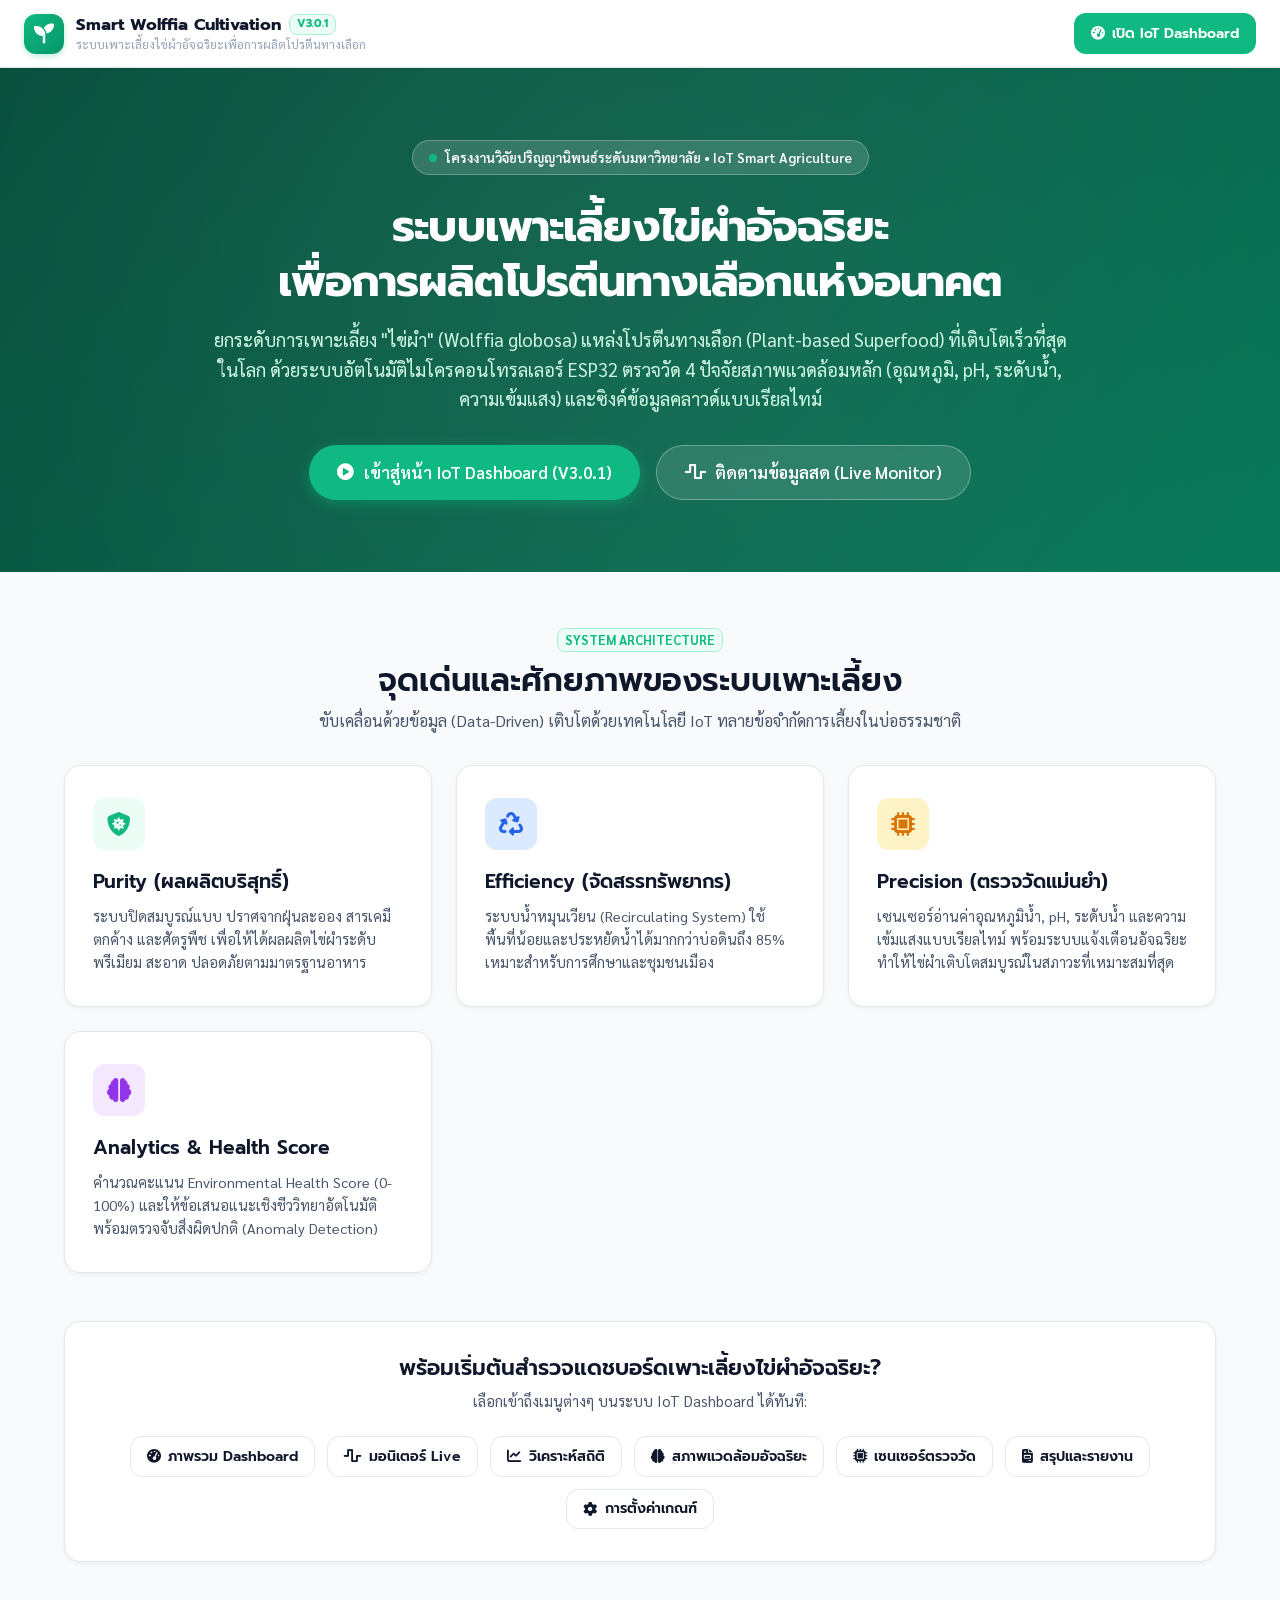
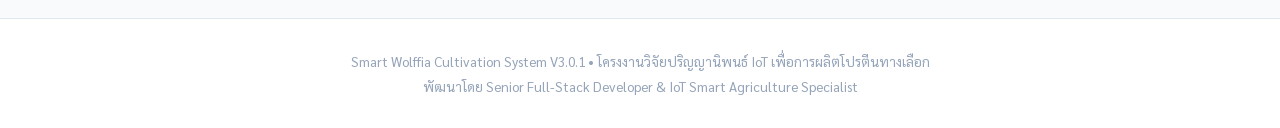
<file: index.html>
<!DOCTYPE html>
<html lang="th">
<head>
  <meta charset="UTF-8">
  <meta name="viewport" content="width=device-width, initial-scale=1.0">
  <title>ระบบเพาะเลี้ยงไข่ผำอัจฉริยะ - Smart Wolffia Cultivation V3.0.1</title>
  <meta name="description" content="ระบบเพาะเลี้ยงไข่ผำอัจฉริยะเพื่อการผลิตโปรตีนทางเลือกแห่งอนาคต โครงงานวิจัยปริญญานิพนธ์ IoT Smart Agriculture">
  
  <!-- Google Fonts: Prompt & Sarabun -->
  <link rel="preconnect" href="https://fonts.googleapis.com">
  <link rel="preconnect" href="https://fonts.gstatic.com" crossorigin>
  <link href="https://fonts.googleapis.com/css2?family=Prompt:wght@300;400;500;600;700&family=Sarabun:wght@300;400;500;600;700&display=swap" rel="stylesheet">
  
  <!-- FontAwesome 6 Icons -->
  <link rel="stylesheet" href="https://cdnjs.cloudflare.com/ajax/libs/font-awesome/6.4.0/css/all.min.css">
  
  <!-- Stylesheets -->
  <link rel="stylesheet" href="styles.css">

  <style>
    .hero-banner {
      background: linear-gradient(135deg, #064e3b 0%, #065f46 50%, #047857 100%);
      color: white;
      padding: 4.5rem 1.5rem;
      text-align: center;
      position: relative;
      overflow: hidden;
    }
    .hero-banner::before {
      content: '';
      position: absolute;
      top: -50%;
      left: -50%;
      width: 200%;
      height: 200%;
      background: radial-gradient(circle, rgba(255,255,255,0.06) 10%, transparent 60%);
      pointer-events: none;
    }
    .hero-content {
      max-width: 860px;
      margin: 0 auto;
      position: relative;
      z-index: 2;
    }
    .hero-badge {
      display: inline-flex;
      align-items: center;
      gap: 0.5rem;
      padding: 0.4rem 1rem;
      border-radius: var(--radius-full);
      background: rgba(255, 255, 255, 0.15);
      backdrop-filter: blur(4px);
      font-size: 0.85rem;
      font-weight: 600;
      margin-bottom: 1.5rem;
      border: 1px solid rgba(255,255,255,0.25);
    }
    .hero-title {
      font-size: 2.75rem;
      font-weight: 700;
      color: white;
      line-height: 1.25;
      margin-bottom: 1rem;
      letter-spacing: -0.02em;
    }
    .hero-subtitle {
      font-size: 1.15rem;
      color: #d1fae5;
      line-height: 1.6;
      margin-bottom: 2rem;
      font-weight: 400;
    }
    .hero-cta-group {
      display: flex;
      justify-content: center;
      gap: 1rem;
      flex-wrap: wrap;
    }
    .btn-hero-primary {
      background-color: #10b981;
      color: white;
      padding: 0.85rem 1.75rem;
      font-size: 1.05rem;
      font-weight: 600;
      border-radius: var(--radius-full);
      text-decoration: none;
      display: inline-flex;
      align-items: center;
      gap: 0.6rem;
      box-shadow: 0 4px 14px rgba(16, 185, 129, 0.4);
      transition: var(--transition-fast);
    }
    .btn-hero-primary:hover {
      background-color: #059669;
      transform: translateY(-2px);
      box-shadow: 0 6px 20px rgba(16, 185, 129, 0.5);
    }
    .btn-hero-secondary {
      background: rgba(255, 255, 255, 0.12);
      color: white;
      padding: 0.85rem 1.75rem;
      font-size: 1.05rem;
      font-weight: 600;
      border-radius: var(--radius-full);
      text-decoration: none;
      display: inline-flex;
      align-items: center;
      gap: 0.6rem;
      border: 1px solid rgba(255,255,255,0.3);
      backdrop-filter: blur(4px);
      transition: var(--transition-fast);
    }
    .btn-hero-secondary:hover {
      background: rgba(255, 255, 255, 0.2);
    }
    .features-section {
      max-width: 1200px;
      margin: 3.5rem auto;
      padding: 0 1.5rem;
    }
    .features-grid {
      display: grid;
      grid-template-columns: repeat(auto-fit, minmax(280px, 1fr));
      gap: 1.5rem;
      margin-top: 2rem;
    }
    .feature-card {
      background: white;
      border: 1px solid var(--border-color);
      border-radius: var(--radius-lg);
      padding: 2rem 1.75rem;
      box-shadow: var(--shadow-card);
      transition: var(--transition-fast);
    }
    .feature-card:hover {
      transform: translateY(-4px);
      box-shadow: var(--shadow-hover);
    }
    .feature-icon {
      width: 52px;
      height: 52px;
      border-radius: var(--radius-md);
      display: flex;
      align-items: center;
      justify-content: center;
      font-size: 1.5rem;
      margin-bottom: 1.25rem;
    }
  </style>
</head>
<body>

  <!-- Navbar -->
  <header class="navbar">
    <div class="nav-container">
      <a href="index.html" class="logo-group">
        <div class="logo-icon-box">
          <i class="fa-solid fa-seedling"></i>
        </div>
        <div class="logo-text-box">
          <h1>
            Smart Wolffia Cultivation
            <span class="badge-version">V3.0.1</span>
          </h1>
          <p>ระบบเพาะเลี้ยงไข่ผำอัจฉริยะเพื่อการผลิตโปรตีนทางเลือก</p>
        </div>
      </a>
      <div class="nav-right-controls">
        <a href="dashboard.html" class="btn btn-primary">
          <i class="fa-solid fa-gauge-high"></i> เปิด IoT Dashboard
        </a>
      </div>
    </div>
  </header>

  <!-- Hero Section -->
  <section class="hero-banner">
    <div class="hero-content">
      <div class="hero-badge">
        <span class="pulse-dot online"></span>
        <span>โครงงานวิจัยปริญญานิพนธ์ระดับมหาวิทยาลัย • IoT Smart Agriculture</span>
      </div>
      <h1 class="hero-title">ระบบเพาะเลี้ยงไข่ผำอัจฉริยะ<br>เพื่อการผลิตโปรตีนทางเลือกแห่งอนาคต</h1>
      <p class="hero-subtitle">
        ยกระดับการเพาะเลี้ยง "ไข่ผำ" (Wolffia globosa) แหล่งโปรตีนทางเลือก (Plant-based Superfood) ที่เติบโตเร็วที่สุดในโลก 
        ด้วยระบบอัตโนมัติไมโครคอนโทรลเลอร์ ESP32 ตรวจวัด 4 ปัจจัยสภาพแวดล้อมหลัก (อุณหภูมิ, pH, ระดับน้ำ, ความเข้มแสง) และซิงค์ข้อมูลคลาวด์แบบเรียลไทม์
      </p>
      <div class="hero-cta-group">
        <a href="dashboard.html" class="btn-hero-primary">
          <i class="fa-solid fa-circle-play"></i> เข้าสู่หน้า IoT Dashboard (V3.0.1)
        </a>
        <a href="dashboard.html#monitoring" class="btn-hero-secondary">
          <i class="fa-solid fa-wave-square"></i> ติดตามข้อมูลสด (Live Monitor)
        </a>
      </div>
    </div>
  </section>

  <!-- Project Highlights -->
  <section class="features-section">
    <div style="text-align:center; max-width:700px; margin:0 auto">
      <span class="badge-version" style="font-size:0.8rem">SYSTEM ARCHITECTURE</span>
      <h2 style="font-size:2rem; margin-top:0.5rem">จุดเด่นและศักยภาพของระบบเพาะเลี้ยง</h2>
      <p style="color:var(--text-secondary); margin-top:0.5rem">ขับเคลื่อนด้วยข้อมูล (Data-Driven) เติบโตด้วยเทคโนโลยี IoT ทลายข้อจำกัดการเลี้ยงในบ่อธรรมชาติ</p>
    </div>

    <div class="features-grid">
      
      <!-- Card 1 -->
      <div class="feature-card">
        <div class="feature-icon" style="background:#ecfdf5; color:#10b981">
          <i class="fa-solid fa-shield-virus"></i>
        </div>
        <h3 style="font-size:1.2rem; margin-bottom:0.6rem">Purity (ผลผลิตบริสุทธิ์)</h3>
        <p style="font-size:0.9rem; color:var(--text-secondary); line-height:1.6">
          ระบบปิดสมบูรณ์แบบ ปราศจากฝุ่นละออง สารเคมีตกค้าง และศัตรูพืช เพื่อให้ได้ผลผลิตไข่ผำระดับพรีเมียม สะอาด ปลอดภัยตามมาตรฐานอาหาร
        </p>
      </div>

      <!-- Card 2 -->
      <div class="feature-card">
        <div class="feature-icon" style="background:#dbeafe; color:#2563eb">
          <i class="fa-solid fa-recycle"></i>
        </div>
        <h3 style="font-size:1.2rem; margin-bottom:0.6rem">Efficiency (จัดสรรทรัพยากร)</h3>
        <p style="font-size:0.9rem; color:var(--text-secondary); line-height:1.6">
          ระบบน้ำหมุนเวียน (Recirculating System) ใช้พื้นที่น้อยและประหยัดน้ำได้มากกว่าบ่อดินถึง 85% เหมาะสำหรับการศึกษาและชุมชนเมือง
        </p>
      </div>

      <!-- Card 3 -->
      <div class="feature-card">
        <div class="feature-icon" style="background:#fef3c7; color:#d97706">
          <i class="fa-solid fa-microchip"></i>
        </div>
        <h3 style="font-size:1.2rem; margin-bottom:0.6rem">Precision (ตรวจวัดแม่นยำ)</h3>
        <p style="font-size:0.9rem; color:var(--text-secondary); line-height:1.6">
          เซนเซอร์อ่านค่าอุณหภูมิน้ำ, pH, ระดับน้ำ และความเข้มแสงแบบเรียลไทม์ พร้อมระบบแจ้งเตือนอัจฉริยะ ทำให้ไข่ผำเติบโตสมบูรณ์ในสภาวะที่เหมาะสมที่สุด
        </p>
      </div>

      <!-- Card 4 -->
      <div class="feature-card">
        <div class="feature-icon" style="background:#f3e8ff; color:#9333ea">
          <i class="fa-solid fa-brain"></i>
        </div>
        <h3 style="font-size:1.2rem; margin-bottom:0.6rem">Analytics & Health Score</h3>
        <p style="font-size:0.9rem; color:var(--text-secondary); line-height:1.6">
          คำนวณคะแนน Environmental Health Score (0-100%) และให้ข้อเสนอแนะเชิงชีววิทยาอัตโนมัติ พร้อมตรวจจับสิ่งผิดปกติ (Anomaly Detection)
        </p>
      </div>

    </div>

    <!-- Quick Navigation Hub -->
    <div class="card" style="margin-top:3rem; padding:2rem; text-align:center">
      <h3 style="font-size:1.35rem; margin-bottom:0.5rem">พร้อมเริ่มต้นสำรวจแดชบอร์ดเพาะเลี้ยงไข่ผำอัจฉริยะ?</h3>
      <p style="color:var(--text-secondary); font-size:0.92rem; margin-bottom:1.5rem">
        เลือกเข้าถึงเมนูต่างๆ บนระบบ IoT Dashboard ได้ทันที:
      </p>
      <div style="display:flex; justify-content:center; gap:0.75rem; flex-wrap:wrap">
        <a href="dashboard.html#dashboard" class="btn btn-outline"><i class="fa-solid fa-gauge-high"></i> ภาพรวม Dashboard</a>
        <a href="dashboard.html#monitoring" class="btn btn-outline"><i class="fa-solid fa-wave-square"></i> มอนิเตอร์ Live</a>
        <a href="dashboard.html#statistics" class="btn btn-outline"><i class="fa-solid fa-chart-line"></i> วิเคราะห์สถิติ</a>
        <a href="dashboard.html#analytics" class="btn btn-outline"><i class="fa-solid fa-brain"></i> สภาพแวดล้อมอัจฉริยะ</a>
        <a href="dashboard.html#sensors" class="btn btn-outline"><i class="fa-solid fa-microchip"></i> เซนเซอร์ตรวจวัด</a>
        <a href="dashboard.html#reports" class="btn btn-outline"><i class="fa-solid fa-file-invoice"></i> สรุปและรายงาน</a>
        <a href="dashboard.html#settings" class="btn btn-outline"><i class="fa-solid fa-gear"></i> การตั้งค่าเกณฑ์</a>
      </div>
    </div>
  </section>

  <!-- Footer -->
  <footer style="background:var(--bg-surface); border-top:1px solid var(--border-color); padding:2rem 1.5rem; text-align:center; color:var(--text-muted); font-size:0.85rem">
    <p>Smart Wolffia Cultivation System V3.0.1 • โครงงานวิจัยปริญญานิพนธ์ IoT เพื่อการผลิตโปรตีนทางเลือก</p>
    <p style="margin-top:0.25rem">พัฒนาโดย Senior Full-Stack Developer & IoT Smart Agriculture Specialist</p>
  </footer>

</body>
</html>
</file>
<file: styles.css>
/* ==========================================================================
   Smart Wolffia Cultivation System V3.0.1 - IoT Dashboard Design System
   Modern IoT Smart Agriculture, Clean, Minimal, Fresh, Professional
   ========================================================================== */

@import url('https://fonts.googleapis.com/css2?family=Prompt:wght@300;400;500;600;700&family=Sarabun:wght@300;400;500;600;700&display=swap');

:root {
  /* Neutral Background & Cards */
  --bg-body: #f8fafc;
  --bg-surface: #ffffff;
  --bg-surface-subtle: #f1f5f9;
  --bg-surface-hover: #f8fafc;

  /* Brand Colors - Eco Smart Agriculture */
  --primary: #10b981;        /* Emerald 500 */
  --primary-hover: #059669;  /* Emerald 600 */
  --primary-light: #ecfdf5;  /* Emerald 50 */
  --primary-border: #a7f3d0;

  /* Color Semantics */
  --color-normal: #10b981;   /* Green = Normal / Optimal / Online */
  --color-normal-bg: #ecfdf5;
  --color-normal-border: #a7f3d0;

  --color-warning: #f59e0b;  /* Amber/Orange = Warning / Surveillance */
  --color-warning-bg: #fffbeb;
  --color-warning-border: #fde68a;

  --color-critical: #ef4444; /* Red = Critical / Offline */
  --color-critical-bg: #fef2f2;
  --color-critical-border: #fecaca;

  --color-info: #3b82f6;     /* Blue = Info / Telemetry / Device */
  --color-info-bg: #eff6ff;
  --color-info-border: #bfdbfe;

  --color-purple: #8b5cf6;
  --color-purple-bg: #f5f3ff;

  /* Typography */
  --text-main: #0f172a;      /* Slate 900 */
  --text-secondary: #475569; /* Slate 600 */
  --text-muted: #94a3b8;     /* Slate 400 */
  --text-inverse: #ffffff;

  /* Borders & Shadows */
  --border-color: #e2e8f0;   /* Slate 200 */
  --border-focus: #3b82f6;
  --radius-sm: 8px;
  --radius-md: 12px;
  --radius-lg: 16px;
  --radius-full: 9999px;

  --shadow-subtle: 0 1px 3px 0 rgba(0, 0, 0, 0.05), 0 1px 2px -1px rgba(0, 0, 0, 0.05);
  --shadow-card: 0 2px 6px -1px rgba(0, 0, 0, 0.04), 0 1px 4px -1px rgba(0, 0, 0, 0.03);
  --shadow-hover: 0 8px 16px -4px rgba(0, 0, 0, 0.06), 0 4px 6px -2px rgba(0, 0, 0, 0.03);

  /* Font Families */
  --font-heading: 'Prompt', -apple-system, BlinkMacSystemFont, 'Segoe UI', Roboto, sans-serif;
  --font-body: 'Sarabun', 'Prompt', -apple-system, BlinkMacSystemFont, 'Segoe UI', Roboto, sans-serif;

  /* Sidebar */
  --sidebar-width: 260px;
  --header-height: 68px;

  --transition-fast: 0.15s ease;
  --transition-normal: 0.25s cubic-bezier(0.4, 0, 0.2, 1);
}

/* Reset */
*, *::before, *::after {
  box-sizing: border-box;
  margin: 0;
  padding: 0;
}

body {
  font-family: var(--font-body);
  background-color: var(--bg-body);
  color: var(--text-main);
  min-height: 100vh;
  line-height: 1.5;
  -webkit-font-smoothing: antialiased;
}

/* Scrollbars */
::-webkit-scrollbar {
  width: 6px;
  height: 6px;
}
::-webkit-scrollbar-track {
  background: var(--bg-body);
}
::-webkit-scrollbar-thumb {
  background: #cbd5e1;
  border-radius: var(--radius-full);
}
::-webkit-scrollbar-thumb:hover {
  background: #94a3b8;
}

/* Typography Scale */
h1, h2, h3, h4, h5, h6 {
  font-family: var(--font-heading);
  font-weight: 600;
  color: var(--text-main);
  line-height: 1.3;
}

/* Top Navigation Bar */
.navbar {
  position: sticky;
  top: 0;
  height: var(--header-height);
  background-color: var(--bg-surface);
  border-bottom: 1px solid var(--border-color);
  box-shadow: var(--shadow-subtle);
  z-index: 100;
}

.nav-container {
  max-width: 100%;
  height: 100%;
  display: flex;
  align-items: center;
  justify-content: space-between;
  padding: 0 1.5rem;
}

.logo-group {
  display: flex;
  align-items: center;
  gap: 0.75rem;
  text-decoration: none;
}

.logo-icon-box {
  width: 40px;
  height: 40px;
  border-radius: var(--radius-md);
  background: linear-gradient(135deg, #10b981 0%, #059669 100%);
  display: flex;
  align-items: center;
  justify-content: center;
  color: white;
  font-size: 1.25rem;
  box-shadow: 0 2px 6px rgba(16, 185, 129, 0.3);
}

.logo-text-box h1 {
  font-size: 1.05rem;
  font-weight: 700;
  color: var(--text-main);
  display: flex;
  align-items: center;
  gap: 0.5rem;
}

.logo-text-box p {
  font-size: 0.75rem;
  color: var(--text-muted);
}

.badge-version {
  font-size: 0.68rem;
  font-weight: 700;
  padding: 0.15rem 0.45rem;
  border-radius: var(--radius-sm);
  background-color: var(--primary-light);
  color: var(--primary);
  border: 1px solid var(--primary-border);
}

.nav-right-controls {
  display: flex;
  align-items: center;
  gap: 1rem;
}

/* Toggle Demo / Live Switch */
.mode-toggle-group {
  display: flex;
  align-items: center;
  background-color: var(--bg-surface-subtle);
  border: 1px solid var(--border-color);
  border-radius: var(--radius-full);
  padding: 0.25rem;
  gap: 0.25rem;
}

.mode-btn {
  display: flex;
  align-items: center;
  gap: 0.4rem;
  padding: 0.35rem 0.75rem;
  font-size: 0.78rem;
  font-weight: 600;
  font-family: var(--font-heading);
  border-radius: var(--radius-full);
  border: none;
  background: transparent;
  color: var(--text-secondary);
  cursor: pointer;
  transition: var(--transition-fast);
}

.mode-btn.active.mode-demo {
  background-color: var(--color-warning);
  color: white;
  box-shadow: 0 2px 4px rgba(245, 158, 11, 0.25);
}

.mode-btn.active.mode-live {
  background-color: var(--color-normal);
  color: white;
  box-shadow: 0 2px 4px rgba(16, 185, 129, 0.25);
}

.pulse-dot {
  width: 8px;
  height: 8px;
  border-radius: 50%;
  display: inline-block;
}
.pulse-dot.online {
  background-color: #10b981;
  box-shadow: 0 0 0 0 rgba(16, 185, 129, 0.7);
  animation: pulseGreen 2s infinite;
}
.pulse-dot.demo {
  background-color: #f59e0b;
}

@keyframes pulseGreen {
  0% { transform: scale(0.95); box-shadow: 0 0 0 0 rgba(16, 185, 129, 0.7); }
  70% { transform: scale(1); box-shadow: 0 0 0 8px rgba(16, 185, 129, 0); }
  100% { transform: scale(0.95); box-shadow: 0 0 0 0 rgba(16, 185, 129, 0); }
}

.nav-time-badge {
  display: flex;
  align-items: center;
  gap: 0.5rem;
  font-size: 0.8rem;
  color: var(--text-secondary);
  padding: 0.4rem 0.8rem;
  background-color: var(--bg-surface-subtle);
  border-radius: var(--radius-md);
  border: 1px solid var(--border-color);
}

.mobile-menu-toggle {
  display: none;
  background: none;
  border: 1px solid var(--border-color);
  padding: 0.5rem;
  border-radius: var(--radius-md);
  font-size: 1.1rem;
  color: var(--text-main);
  cursor: pointer;
}

/* Dashboard Layout Grid */
.dashboard-grid {
  display: flex;
  min-height: calc(100vh - var(--header-height));
  width: 100%;
}

/* Sidebar Navigation */
.dashboard-sidebar {
  width: var(--sidebar-width);
  background-color: var(--bg-surface);
  border-right: 1px solid var(--border-color);
  flex-shrink: 0;
  display: flex;
  flex-direction: column;
  justify-content: space-between;
  padding: 1.25rem 0.75rem;
  height: calc(100vh - var(--header-height));
  position: sticky;
  top: var(--header-height);
  overflow-y: auto;
}

.sidebar-heading {
  font-size: 0.68rem;
  font-weight: 700;
  text-transform: uppercase;
  letter-spacing: 0.05em;
  color: var(--text-muted);
  padding: 0.5rem 0.75rem 0.25rem;
}

.dashboard-menu {
  list-style: none;
  display: flex;
  flex-direction: column;
  gap: 0.25rem;
}

.dashboard-menu-item {
  display: flex;
  align-items: center;
  gap: 0.75rem;
  padding: 0.65rem 0.85rem;
  border-radius: var(--radius-md);
  font-size: 0.88rem;
  font-weight: 500;
  color: var(--text-secondary);
  cursor: pointer;
  transition: var(--transition-fast);
  text-decoration: none;
  user-select: none;
}

.dashboard-menu-item i {
  font-size: 1rem;
  width: 20px;
  text-align: center;
  color: var(--text-muted);
  transition: var(--transition-fast);
}

.dashboard-menu-item:hover {
  background-color: var(--bg-surface-subtle);
  color: var(--text-main);
}

.dashboard-menu-item:hover i {
  color: var(--primary);
}

.dashboard-menu-item.active {
  background-color: var(--primary-light);
  color: var(--primary-hover);
  font-weight: 600;
}

.dashboard-menu-item.active i {
  color: var(--primary);
}

.sidebar-device-widget {
  margin-top: 1rem;
  padding: 0.85rem;
  background-color: var(--bg-surface-subtle);
  border-radius: var(--radius-md);
  border: 1px solid var(--border-color);
  font-size: 0.75rem;
}

.sidebar-device-widget .widget-title {
  font-weight: 600;
  color: var(--text-main);
  display: flex;
  align-items: center;
  justify-content: space-between;
  margin-bottom: 0.35rem;
}

/* Main Content Area */
.dashboard-main {
  flex-grow: 1;
  padding: 1.5rem 2rem;
  overflow-y: auto;
  max-width: calc(100vw - var(--sidebar-width));
}

.dashboard-section {
  animation: fadeIn 0.2s ease-in-out;
}

@keyframes fadeIn {
  from { opacity: 0; transform: translateY(4px); }
  to { opacity: 1; transform: translateY(0); }
}

/* Section Header */
.dashboard-header-bar {
  display: flex;
  align-items: center;
  justify-content: space-between;
  margin-bottom: 1.5rem;
  flex-wrap: wrap;
  gap: 1rem;
}

.header-title-box h2 {
  font-size: 1.45rem;
  font-weight: 700;
  display: flex;
  align-items: center;
  gap: 0.6rem;
}

.header-title-box p {
  color: var(--text-secondary);
  font-size: 0.88rem;
  margin-top: 0.15rem;
}

.header-actions {
  display: flex;
  align-items: center;
  gap: 0.75rem;
}

/* Reusable Buttons */
.btn {
  display: inline-flex;
  align-items: center;
  gap: 0.45rem;
  padding: 0.55rem 1rem;
  font-size: 0.88rem;
  font-weight: 600;
  font-family: var(--font-heading);
  border-radius: var(--radius-md);
  cursor: pointer;
  transition: var(--transition-fast);
  border: 1px solid transparent;
  text-decoration: none;
}

.btn-primary {
  background-color: var(--primary);
  color: white;
}
.btn-primary:hover {
  background-color: var(--primary-hover);
  box-shadow: 0 2px 6px rgba(16, 185, 129, 0.3);
}

.btn-outline {
  background-color: var(--bg-surface);
  border-color: var(--border-color);
  color: var(--text-main);
}
.btn-outline:hover {
  background-color: var(--bg-surface-subtle);
  border-color: #cbd5e1;
}

.btn-danger {
  background-color: var(--color-critical);
  color: white;
}
.btn-danger:hover {
  background-color: #dc2626;
}

.btn-sm {
  padding: 0.35rem 0.65rem;
  font-size: 0.78rem;
}

/* Card Styles */
.card {
  background-color: var(--bg-surface);
  border: 1px solid var(--border-color);
  border-radius: var(--radius-lg);
  padding: 1.25rem 1.5rem;
  box-shadow: var(--shadow-card);
  transition: var(--transition-fast);
}

.card:hover {
  box-shadow: var(--shadow-hover);
}

.card-header {
  display: flex;
  align-items: center;
  justify-content: space-between;
  margin-bottom: 1rem;
  padding-bottom: 0.5rem;
  border-bottom: 1px solid #f1f5f9;
}

.card-title {
  font-size: 1.05rem;
  font-weight: 600;
  display: flex;
  align-items: center;
  gap: 0.5rem;
  color: var(--text-main);
}

/* Sensor Overview Cards (3 Columns) */
.sensor-grid-3,
.sensor-grid-4 {
  display: grid;
  grid-template-columns: repeat(3, 1fr);
  gap: 1.25rem;
  margin-bottom: 1.5rem;
}

.sensor-card {
  background-color: var(--bg-surface);
  border: 1px solid var(--border-color);
  border-radius: var(--radius-lg);
  padding: 1.25rem;
  box-shadow: var(--shadow-card);
  position: relative;
  overflow: hidden;
  transition: var(--transition-fast);
}

.sensor-card:hover {
  transform: translateY(-2px);
  box-shadow: var(--shadow-hover);
}

.sensor-card-top {
  display: flex;
  align-items: flex-start;
  justify-content: space-between;
  margin-bottom: 0.75rem;
}

.sensor-icon-wrapper {
  width: 44px;
  height: 44px;
  border-radius: var(--radius-md);
  display: flex;
  align-items: center;
  justify-content: center;
  font-size: 1.2rem;
}

.sensor-icon-temp {
  background-color: #fee2e2;
  color: #ef4444;
}
.sensor-icon-ph {
  background-color: #e0e7ff;
  color: #6366f1;
}
.sensor-icon-water {
  background-color: #dbeafe;
  color: #2563eb;
}
.sensor-icon-light {
  background-color: #fef3c7;
  color: #d97706;
}

.status-badge {
  font-size: 0.72rem;
  font-weight: 600;
  padding: 0.2rem 0.55rem;
  border-radius: var(--radius-full);
  display: inline-flex;
  align-items: center;
  gap: 0.3rem;
}

.status-badge.normal {
  background-color: var(--color-normal-bg);
  color: var(--color-normal);
  border: 1px solid var(--color-normal-border);
}
.status-badge.warning {
  background-color: var(--color-warning-bg);
  color: var(--color-warning);
  border: 1px solid var(--color-warning-border);
}
.status-badge.critical {
  background-color: var(--color-critical-bg);
  color: var(--color-critical);
  border: 1px solid var(--color-critical-border);
}

.sensor-label {
  font-size: 0.82rem;
  color: var(--text-secondary);
  font-weight: 500;
}

.sensor-value-group {
  display: flex;
  align-items: baseline;
  gap: 0.35rem;
  margin-top: 0.25rem;
}

.sensor-value {
  font-family: var(--font-heading);
  font-size: 1.95rem;
  font-weight: 700;
  color: var(--text-main);
  letter-spacing: -0.02em;
}

.sensor-unit {
  font-size: 0.95rem;
  font-weight: 500;
  color: var(--text-muted);
}

.sensor-footer {
  display: flex;
  align-items: center;
  justify-content: space-between;
  margin-top: 0.75rem;
  padding-top: 0.65rem;
  border-top: 1px solid var(--bg-surface-subtle);
  font-size: 0.75rem;
}

.mini-trend {
  display: flex;
  align-items: center;
  gap: 0.25rem;
  font-weight: 600;
}
.mini-trend.up { color: #10b981; }
.mini-trend.down { color: #3b82f6; }
.mini-trend.warning { color: #f59e0b; }

.optimal-range-text {
  color: var(--text-muted);
}

/* Charts Grid */
.charts-grid-2 {
  display: grid;
  grid-template-columns: repeat(2, 1fr);
  gap: 1.25rem;
  margin-bottom: 1.5rem;
}

.chart-card {
  background-color: var(--bg-surface);
  border: 1px solid var(--border-color);
  border-radius: var(--radius-lg);
  padding: 1.25rem;
  box-shadow: var(--shadow-card);
}

.chart-header {
  display: flex;
  align-items: center;
  justify-content: space-between;
  margin-bottom: 1rem;
}

.chart-title {
  font-size: 0.95rem;
  font-weight: 600;
  color: var(--text-main);
  display: flex;
  align-items: center;
  gap: 0.4rem;
}

.chart-canvas-wrapper {
  position: relative;
  width: 100%;
  height: 250px;
}

/* Bottom Grid for Dashboard */
.bottom-grid-2 {
  display: grid;
  grid-template-columns: 1fr 1fr;
  gap: 1.25rem;
}

/* System Status Overview */
.system-status-list {
  display: flex;
  flex-direction: column;
  gap: 0.75rem;
}

.status-row-item {
  display: flex;
  align-items: center;
  justify-content: space-between;
  padding: 0.75rem;
  background-color: var(--bg-surface-subtle);
  border-radius: var(--radius-md);
  border: 1px solid var(--border-color);
}

.status-row-left {
  display: flex;
  align-items: center;
  gap: 0.6rem;
  font-size: 0.85rem;
  font-weight: 500;
}

.status-row-right {
  display: flex;
  align-items: center;
  gap: 0.4rem;
  font-size: 0.85rem;
  font-weight: 600;
}

/* Activity Feed */
.activity-feed {
  display: flex;
  flex-direction: column;
  gap: 0.65rem;
}

.activity-item {
  display: flex;
  align-items: flex-start;
  gap: 0.65rem;
  padding: 0.65rem;
  border-radius: var(--radius-md);
  background-color: var(--bg-surface-subtle);
  font-size: 0.82rem;
}

.activity-dot {
  width: 8px;
  height: 8px;
  border-radius: 50%;
  background-color: var(--primary);
  margin-top: 0.4rem;
  flex-shrink: 0;
}

.activity-dot.telemetry { background-color: var(--color-info); }
.activity-dot.cloud { background-color: var(--color-purple); }
.activity-dot.warning { background-color: var(--color-warning); }
.activity-dot.critical { background-color: var(--color-critical); }

.activity-content {
  flex-grow: 1;
}

.activity-time {
  font-size: 0.72rem;
  color: var(--text-muted);
}

/* Circular Gauge & Monitoring Widgets (3 Columns) */
.gauge-grid-3,
.gauge-grid-4 {
  display: grid;
  grid-template-columns: repeat(3, 1fr);
  gap: 1.25rem;
  margin-bottom: 1.5rem;
}

.gauge-card {
  background-color: var(--bg-surface);
  border: 1px solid var(--border-color);
  border-radius: var(--radius-lg);
  padding: 1.5rem 1rem;
  text-align: center;
  box-shadow: var(--shadow-card);
}

.gauge-circle-container {
  width: 130px;
  height: 130px;
  margin: 0 auto 0.75rem;
  position: relative;
  display: flex;
  align-items: center;
  justify-content: center;
}

.gauge-inner-text {
  position: absolute;
  text-align: center;
}

.gauge-inner-val {
  font-size: 1.5rem;
  font-weight: 700;
  font-family: var(--font-heading);
}

.gauge-inner-label {
  font-size: 0.72rem;
  color: var(--text-muted);
}

/* History / Data Management Table & Filter */
.filter-bar {
  display: flex;
  align-items: center;
  gap: 0.75rem;
  background-color: var(--bg-surface);
  padding: 1rem 1.25rem;
  border-radius: var(--radius-lg);
  border: 1px solid var(--border-color);
  box-shadow: var(--shadow-subtle);
  margin-bottom: 1.25rem;
  flex-wrap: wrap;
}

.filter-group {
  display: flex;
  align-items: center;
  gap: 0.5rem;
}

.filter-label {
  font-size: 0.8rem;
  font-weight: 600;
  color: var(--text-secondary);
}

.form-select, .form-input {
  padding: 0.45rem 0.75rem;
  font-size: 0.82rem;
  font-family: var(--font-body);
  border-radius: var(--radius-md);
  border: 1px solid var(--border-color);
  background-color: var(--bg-surface);
  color: var(--text-main);
  outline: none;
}

.form-select:focus, .form-input:focus {
  border-color: var(--primary);
  box-shadow: 0 0 0 2px rgba(16, 185, 129, 0.15);
}

.search-input-box {
  position: relative;
  flex-grow: 1;
  min-width: 180px;
}

.search-input-box i {
  position: absolute;
  left: 0.75rem;
  top: 50%;
  transform: translateY(-50%);
  color: var(--text-muted);
  font-size: 0.85rem;
}

.search-input-box input {
  width: 100%;
  padding-left: 2.2rem;
}

/* Tables */
.table-container {
  background-color: var(--bg-surface);
  border: 1px solid var(--border-color);
  border-radius: var(--radius-lg);
  box-shadow: var(--shadow-card);
  overflow-x: auto;
}

.custom-table {
  width: 100%;
  border-collapse: collapse;
  font-size: 0.85rem;
}

.custom-table th {
  background-color: var(--bg-surface-subtle);
  color: var(--text-secondary);
  font-weight: 600;
  text-align: left;
  padding: 0.85rem 1rem;
  border-bottom: 1px solid var(--border-color);
  font-family: var(--font-heading);
}

.custom-table td {
  padding: 0.85rem 1rem;
  border-bottom: 1px solid #f1f5f9;
  color: var(--text-main);
  vertical-align: middle;
}

.custom-table tr:hover td {
  background-color: #f8fafc;
}

.pagination-bar {
  display: flex;
  align-items: center;
  justify-content: space-between;
  padding: 0.85rem 1.25rem;
  border-top: 1px solid var(--border-color);
  background-color: var(--bg-surface);
  font-size: 0.82rem;
  color: var(--text-secondary);
}

.pagination-controls {
  display: flex;
  align-items: center;
  gap: 0.35rem;
}

.page-btn {
  padding: 0.3rem 0.65rem;
  border: 1px solid var(--border-color);
  background: white;
  border-radius: var(--radius-sm);
  cursor: pointer;
  font-size: 0.8rem;
}

.page-btn.active {
  background-color: var(--primary);
  color: white;
  border-color: var(--primary);
}

/* Statistics View Cards (3 Columns) */
.stats-metric-grid {
  display: grid;
  grid-template-columns: repeat(3, 1fr);
  gap: 1.25rem;
  margin-bottom: 1.5rem;
}

.stat-metric-card {
  background-color: var(--bg-surface);
  border: 1px solid var(--border-color);
  border-radius: var(--radius-lg);
  padding: 1.25rem;
  box-shadow: var(--shadow-card);
}

.stat-metric-header {
  font-size: 0.85rem;
  font-weight: 600;
  color: var(--text-secondary);
  margin-bottom: 0.5rem;
  display: flex;
  align-items: center;
  justify-content: space-between;
}

.stat-values-list {
  display: flex;
  flex-direction: column;
  gap: 0.35rem;
  font-size: 0.82rem;
}

.stat-val-item {
  display: flex;
  justify-content: space-between;
  padding: 0.25rem 0;
  border-bottom: 1px dashed #f1f5f9;
}

.stat-spark-wrapper {
  height: 60px;
  margin-top: 0.75rem;
}

/* Health Score Widget */
.health-score-card {
  background: linear-gradient(135deg, #ffffff 0%, #f0fdf4 100%);
  border: 1px solid var(--primary-border);
  border-radius: var(--radius-lg);
  padding: 1.75rem;
  display: flex;
  align-items: center;
  gap: 2rem;
  box-shadow: var(--shadow-card);
  margin-bottom: 1.5rem;
}

.health-radial-box {
  width: 120px;
  height: 120px;
  border-radius: 50%;
  background: conic-gradient(#10b981 var(--score-angle, 90%), #e2e8f0 0deg);
  display: flex;
  align-items: center;
  justify-content: center;
  position: relative;
  flex-shrink: 0;
  box-shadow: 0 4px 10px rgba(16, 185, 129, 0.2);
}

.health-radial-inner {
  width: 96px;
  height: 96px;
  border-radius: 50%;
  background-color: white;
  display: flex;
  flex-direction: column;
  align-items: center;
  justify-content: center;
}

.health-radial-score {
  font-size: 1.75rem;
  font-weight: 800;
  font-family: var(--font-heading);
  color: var(--primary);
  line-height: 1;
}

.health-radial-unit {
  font-size: 0.7rem;
  color: var(--text-muted);
}

.health-info-box {
  flex-grow: 1;
}

.health-status-badge {
  display: inline-block;
  font-size: 0.85rem;
  font-weight: 700;
  padding: 0.25rem 0.75rem;
  border-radius: var(--radius-full);
  background-color: var(--primary-light);
  color: var(--primary-hover);
  margin-bottom: 0.4rem;
}

.health-breakdown-bar {
  display: grid;
  grid-template-columns: repeat(4, 1fr);
  gap: 0.75rem;
  margin-top: 1rem;
}

.health-sub-metric {
  background: white;
  padding: 0.5rem 0.75rem;
  border-radius: var(--radius-md);
  border: 1px solid var(--border-color);
  font-size: 0.75rem;
}

/* Control Panel */
.control-grid-2 {
  display: grid;
  grid-template-columns: 1.2fr 1fr;
  gap: 1.5rem;
  margin-bottom: 1.5rem;
}

/* Environmental Monitoring Visualizer */

/* Auto Mode Visualizer Flowchart */
.rule-visualizer {
  display: flex;
  flex-direction: column;
  gap: 0.75rem;
  margin-top: 1rem;
}

.rule-node {
  padding: 0.85rem 1.1rem;
  border-radius: var(--radius-md);
  background-color: white;
  border: 1px solid var(--border-color);
  display: flex;
  align-items: center;
  justify-content: space-between;
  font-size: 0.85rem;
  position: relative;
}

.rule-node.active-condition {
  border-color: var(--primary);
  background-color: #f0fdf4;
  box-shadow: 0 0 0 1px var(--primary);
}

/* Alerts Feed & Timeline */
.alert-counter-grid {
  display: grid;
  grid-template-columns: repeat(3, 1fr);
  gap: 1rem;
  margin-bottom: 1.25rem;
}

.alert-counter-card {
  padding: 1rem;
  border-radius: var(--radius-md);
  border: 1px solid var(--border-color);
  display: flex;
  align-items: center;
  gap: 0.85rem;
  background-color: white;
}

.alert-counter-num {
  font-size: 1.75rem;
  font-weight: 700;
  font-family: var(--font-heading);
}

.alert-item-card {
  display: flex;
  align-items: flex-start;
  justify-content: space-between;
  padding: 1rem 1.25rem;
  border-radius: var(--radius-md);
  border: 1px solid var(--border-color);
  background-color: white;
  margin-bottom: 0.75rem;
  gap: 1rem;
}

.alert-item-card.critical {
  border-left: 4px solid var(--color-critical);
}
.alert-item-card.warning {
  border-left: 4px solid var(--color-warning);
}
.alert-item-card.resolved {
  border-left: 4px solid var(--color-normal);
  opacity: 0.75;
}

/* Toast Notifications */
.toast-container {
  position: fixed;
  bottom: 1.5rem;
  right: 1.5rem;
  z-index: 1000;
  display: flex;
  flex-direction: column;
  gap: 0.6rem;
  pointer-events: none;
}

.toast {
  pointer-events: auto;
  min-width: 280px;
  max-width: 380px;
  background: white;
  border: 1px solid var(--border-color);
  box-shadow: var(--shadow-hover);
  border-radius: var(--radius-md);
  padding: 0.85rem 1.1rem;
  display: flex;
  align-items: center;
  gap: 0.75rem;
  font-size: 0.85rem;
  animation: slideUp 0.25s ease-out;
}

@keyframes slideUp {
  from { opacity: 0; transform: translateY(12px); }
  to { opacity: 1; transform: translateY(0); }
}

/* Modal Overlay */
.modal-overlay {
  position: fixed;
  top: 0; left: 0; width: 100%; height: 100%;
  background: rgba(15, 23, 42, 0.45);
  backdrop-filter: blur(2px);
  z-index: 999;
  display: flex;
  align-items: center;
  justify-content: center;
  padding: 1rem;
}

.modal-box {
  background: white;
  border-radius: var(--radius-lg);
  max-width: 500px;
  width: 100%;
  box-shadow: 0 20px 25px -5px rgba(0, 0, 0, 0.1);
  padding: 1.75rem;
}

/* ==========================================================================
   Responsive Breakpoints
   Desktop: 4 columns
   Tablet: 2 columns
   Mobile: 1 column
   ========================================================================== */

@media (max-width: 1024px) {
  .sensor-grid-3, .sensor-grid-4, .gauge-grid-3, .gauge-grid-4, .stats-metric-grid {
    grid-template-columns: repeat(2, 1fr);
  }
  .charts-grid-2, .bottom-grid-2, .control-grid-2 {
    grid-template-columns: 1fr;
  }
  .dashboard-main {
    padding: 1.25rem 1rem;
  }
}

@media (max-width: 768px) {
  .mobile-menu-toggle {
    display: block;
  }
  .dashboard-sidebar {
    position: fixed;
    left: -280px;
    top: var(--header-height);
    height: calc(100vh - var(--header-height));
    z-index: 90;
    transition: left 0.3s cubic-bezier(0.4, 0, 0.2, 1);
    box-shadow: var(--shadow-hover);
  }
  .dashboard-sidebar.open {
    left: 0;
  }
  .dashboard-main {
    max-width: 100vw;
    padding: 1rem 0.75rem;
  }
  .sensor-grid-3, .sensor-grid-4, .gauge-grid-3, .gauge-grid-4, .stats-metric-grid {
    grid-template-columns: 1fr;
  }
  .health-score-card {
    flex-direction: column;
    text-align: center;
  }
  .health-breakdown-bar {
    grid-template-columns: repeat(2, 1fr);
  }
  .filter-bar {
    flex-direction: column;
    align-items: stretch;
  }
}

/* Print Stylesheet for Reports */
@media print {
  body {
    background: white;
    color: black;
  }
  .navbar, .dashboard-sidebar, .header-actions, .filter-bar, .pagination-bar, .btn, .no-print {
    display: none !important;
  }
  .dashboard-main {
    padding: 0;
    max-width: 100% !important;
  }
  .card {
    box-shadow: none !important;
    border: 1px solid #ccc !important;
    page-break-inside: avoid;
  }
}

/* ==========================================================================
   Modern Form Controls, Action Buttons & Centered Layouts
   ========================================================================== */
.login-container {
  min-height: calc(100vh - var(--header-height));
  display: flex;
  align-items: center;
  justify-content: center;
  padding: 2rem 1rem;
  background: linear-gradient(135deg, #f8fafc 0%, #eff6ff 100%);
}

.login-card {
  width: 100%;
  max-width: 440px;
  background-color: var(--bg-surface);
  border: 1px solid var(--border-color);
  border-radius: var(--radius-lg);
  box-shadow: 0 20px 25px -5px rgba(0, 0, 0, 0.08), 0 8px 10px -6px rgba(0, 0, 0, 0.04);
  padding: 2.25rem;
}

.login-header {
  text-align: center;
  margin-bottom: 2rem;
}

.login-logo {
  width: 56px;
  height: 56px;
  margin: 0 auto;
  border-radius: var(--radius-md);
  background: linear-gradient(135deg, #3b82f6 0%, #1d4ed8 100%);
  display: flex;
  align-items: center;
  justify-content: center;
  font-size: 1.75rem;
  box-shadow: 0 4px 12px rgba(37, 99, 235, 0.3);
}

.form-group {
  margin-bottom: 1.25rem;
}

.form-label {
  display: block;
  font-size: 0.88rem;
  font-weight: 600;
  color: var(--text-main);
  margin-bottom: 0.4rem;
  font-family: var(--font-heading);
}

.form-control {
  width: 100%;
  padding: 0.75rem 1rem;
  font-size: 0.9rem;
  font-family: var(--font-body);
  background-color: #f8fafc;
  border: 1px solid var(--border-color);
  border-radius: var(--radius-md);
  color: var(--text-main);
  transition: var(--transition-fast);
  outline: none;
}

.form-control:focus {
  background-color: #ffffff;
  border-color: #3b82f6;
  box-shadow: 0 0 0 3px rgba(59, 130, 246, 0.15);
}

.action-btn-block {
  width: 100%;
  padding: 0.85rem 1.5rem;
  font-size: 0.95rem;
  font-weight: 600;
  font-family: var(--font-heading);
  background: linear-gradient(135deg, #2563eb 0%, #1d4ed8 100%);
  color: white;
  border: none;
  border-radius: var(--radius-md);
  cursor: pointer;
  display: flex;
  align-items: center;
  justify-content: center;
  gap: 0.5rem;
  box-shadow: 0 4px 12px rgba(37, 99, 235, 0.25);
  transition: var(--transition-fast);
}

.action-btn-block:hover {
  background: linear-gradient(135deg, #1d4ed8 0%, #1e40af 100%);
  transform: translateY(-1px);
  box-shadow: 0 6px 16px rgba(37, 99, 235, 0.35);
}

.action-btn-block:active {
  transform: translateY(0);
}

.main-layout {
  max-width: var(--max-width, 1200px);
  margin: 2rem auto;
  padding: 0 1.5rem;
}

.status-card {
  background: white;
  border: 1px solid var(--border-color);
  border-radius: var(--radius-lg);
  padding: 2rem;
  box-shadow: var(--shadow-card);
}

/* Sensor Value Real-time Transition */
#sens-temp-val, #dash-temp-val, .sensor-value {
  transition: color 0.25s ease, transform 0.2s ease;
}
</file>
